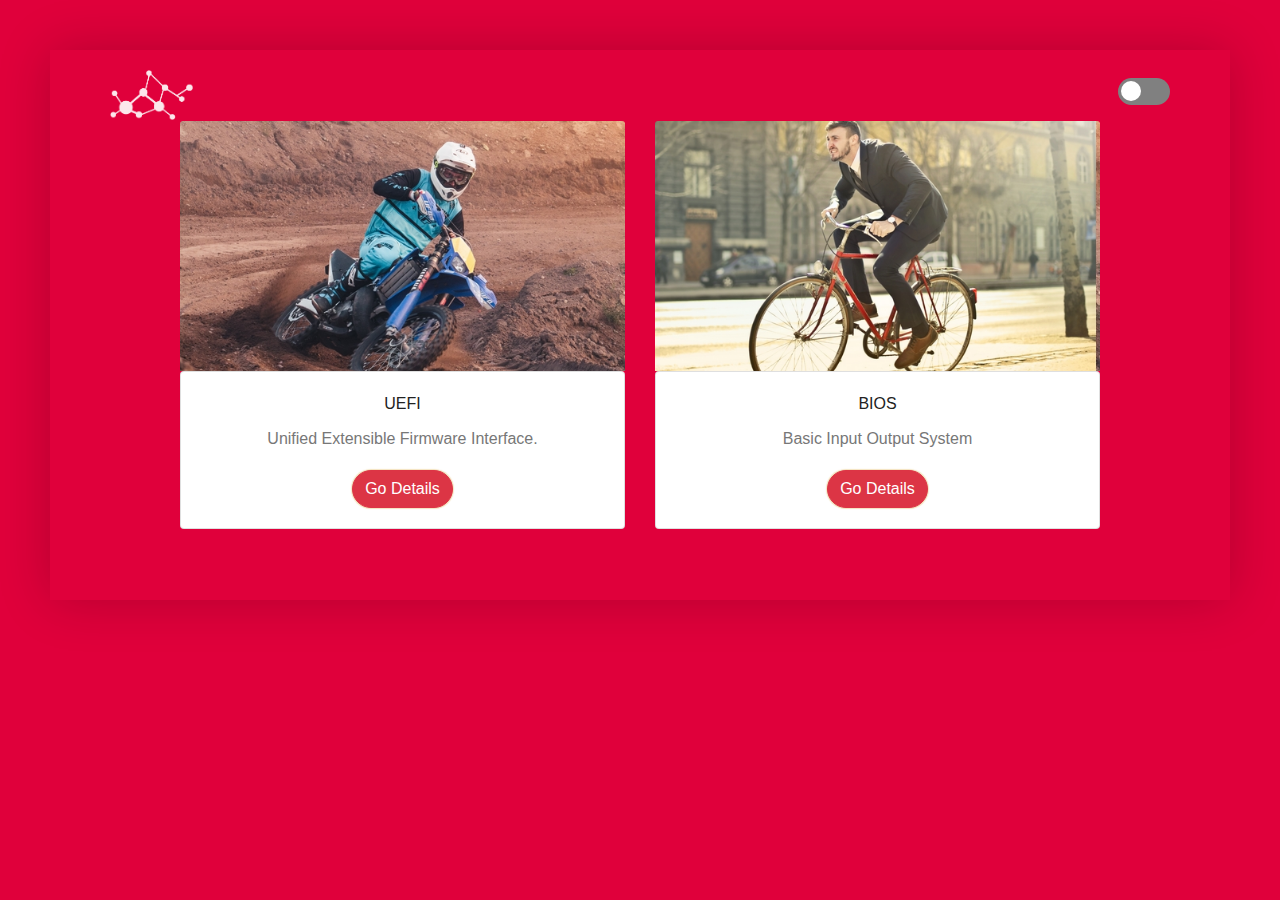
<file: index.html>
<!DOCTYPE html>
<html "data-theme="dark">
<head>
   <meta http-equiv="content-type" content="text/html; charset=UTF-8">
   <title>UEFI VS BIOS</title>
   <meta name="keywords" content="BIOS,GPT,MBR,M CORP TN,tunisia,m-corp,akram,resaux,system,exploitation,3eme,info,informatique,formatage,UEFI,cartes,mentale,xmind,windows,linux,bac,2020,">
   <meta name="description" content="Project 2 of M-CORP TN By KiraiEEE.">
   <link rel="icon" type="image/png" sizes="32x32" href="ICON/favicon-32x32.png">
   <link rel="icon" type="image/png" sizes="96x96" href="ICON/favicon-96x96.png">
   <link rel="icon" type="image/png" sizes="16x16" href="ICON/favicon-16x16.png">
   <link rel="stylesheet" href="Files/bootstrap.min.css">
   <link rel="stylesheet" href="Files/main.css">
   <link rel="stylesheet" href="Files/dark.css">
</head>
<body class="dup-body">
   <div class="dup-body-wrap">
   <header class="default-header">
      <div class="header-wrap">
         <div class="header-top d-flex justify-content-between align-items-center">
            <div class="logo">
               <a href="index.html"><img height="50px" src="IMG/LOGO.png" alt=""></a>
            </div>
            <div class="toggle-container">
               <input type="checkbox" id="switch" name="theme" /><label for="switch">Toggle</label>
           </div>
         </div>
      </div>
   </header>
   <section class="generic-banner element-banner relative">
      <div class="container">
         <div class="row height align-items-center justify-content-center">
            <div class="col-lg-10">
               <div class="banner-content text-center">
                  <div class="row">
                     <div class="col-sm-6">
                        <a href="UEFI.html">
                           <div class="card1">
                              <img src="IMG/UEFI.jpg" class="card-img-top" alt="...">
                              <div class="card">
                                 <div class="card-body">
                                    <h5 class="card-title">UEFI</h5>
                                    <p class="card-text">Unified Extensible Firmware Interface.</p><br>
                        <a href="UEFI.html" class="btn btn-danger">Go Details</a>
                        </div>
                        </a>
                        </div>
                        </div>
                     </div>
                     <div class="col-sm-6">
                        <a href="BIOS.html">
                           <div class="card2">
                              <img src="IMG//BIOS.jpg" class="card-img-top" alt="...">
                              <div class="card">
                                 <div class="card-body">
                                    <h5 class="card-title">BIOS</h5>
                                    <p class="card-text">Basic Input Output System</p><br>
                        <a href="BIOS.html" class="btn btn-danger">Go Details</a>
                        </div>
                        </div>
                        </a>
                        </div>
                     </div>
                  </div>
               </div>
            </div>
         </div>
      </div>
   </section>
   <script src="Files/main.js"></script>
</body>
</html>
</file>
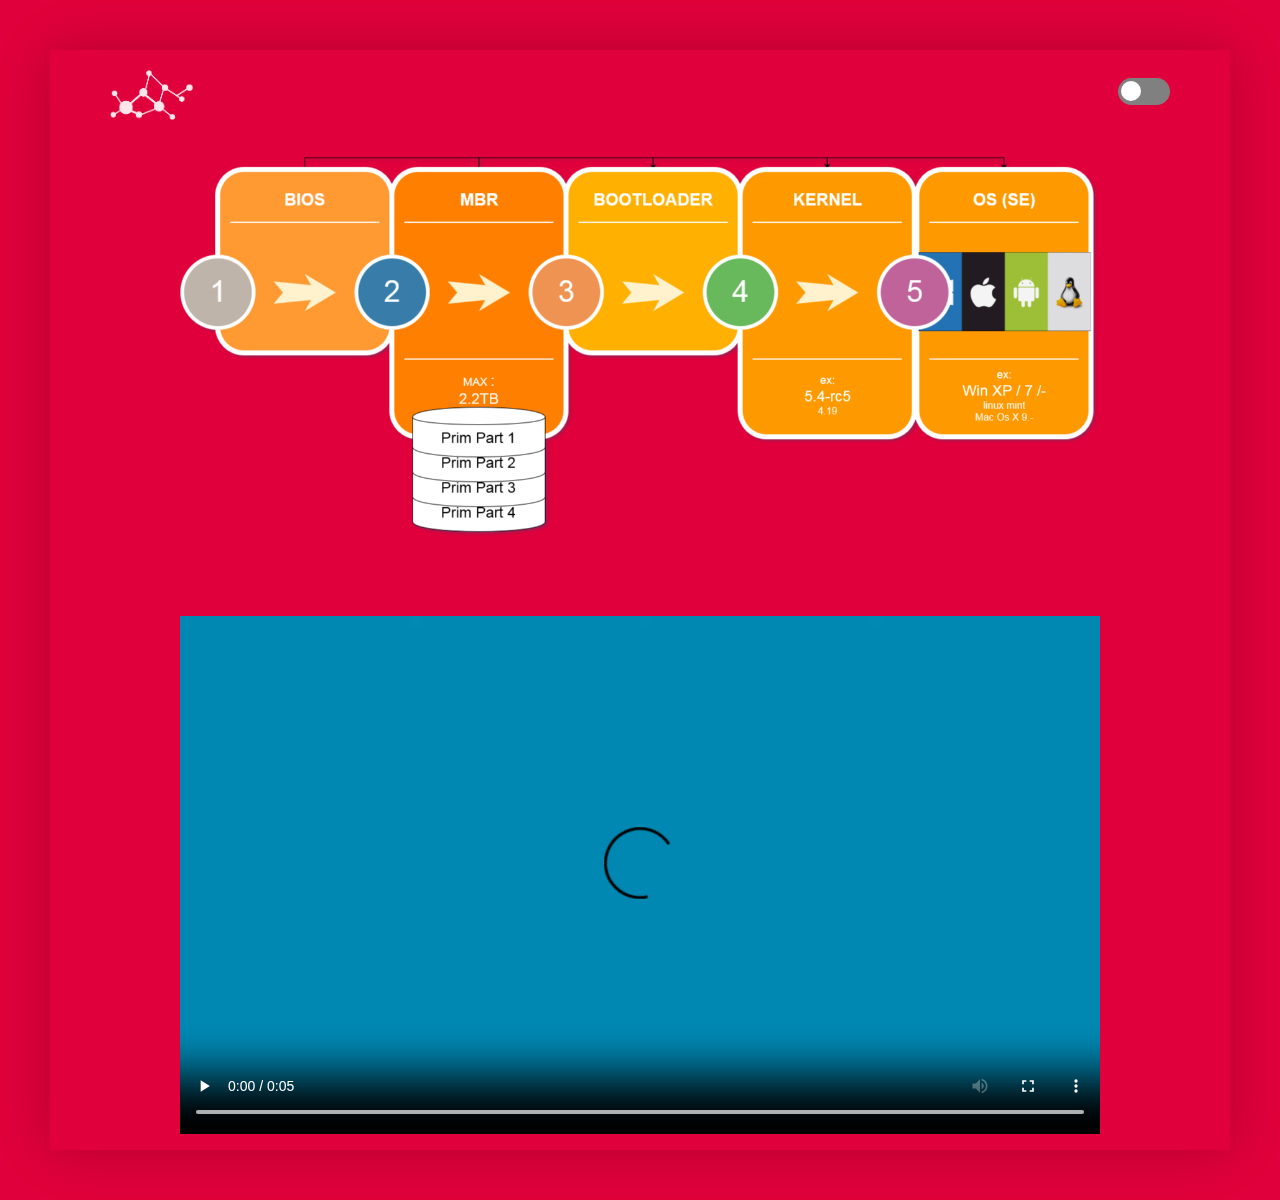
<file: BIOS.html>
<!DOCTYPE html>
<html "data-theme="dark">
<head>
   <meta http-equiv="content-type" content="text/html; charset=UTF-8">
   <title>BIOS</title>
   <meta name="keywords" content="BIOS,GPT,MBR,M CORP TN,tunisia,m-corp,akram,resaux,system,exploitation,3eme,info,informatique,formatage,UEFI,cartes,mentale,xmind,windows,linux,bac,2020,">
   <meta name="description" content="Project 2 of M-CORP TN By KiraiEEE.">
   <link rel="icon" type="image/png" sizes="32x32" href="ICON/favicon-32x32.png">
   <link rel="icon" type="image/png" sizes="96x96" href="ICON/favicon-96x96.png">
   <link rel="icon" type="image/png" sizes="16x16" href="ICON/favicon-16x16.png">
   <link rel="stylesheet" href="Files/bootstrap.min.css">
   <link rel="stylesheet" href="Files/main.css">
   <link rel="stylesheet" href="Files/dark.css">
</head>
<body class="dup-body">
   <div class="dup-body-wrap">
   <header class="default-header">
      <div class="header-wrap">
         <div class="header-top d-flex justify-content-between align-items-center">
            <div class="logo">
               <a href="index.html"><img height="50px" src="IMG/LOGO.png" alt=""></a>
            </div>
            <div class="toggle-container">
               <input type="checkbox" id="switch" name="theme" /><label for="switch">Toggle</label>
           </div>
         </div>
      </div>
   </header>
   <section class="generic-banner element-banner relative">
      <div class="container">
         <div class="row height align-items-center justify-content-center">
            <div class="col-lg-10">
               <div class="banner-content text-center">
                  <br><br>
                  <img src="IMG/BIOS.png" class="img-fluid" alt="Responsive image">
               </div>
            </div>
         </div>
      </div>
   </section>
   <section class="generic-banner element-banner relative">
      <div class="container">
         <div class="row height align-items-center justify-content-center">
            <div class="col-lg-10">
               <div class="banner-content text-center">
                  <div class="embed-responsive embed-responsive-16by9">
                     <video width="560" height="315" src="VID/BIOS.mp4" preload="auto" autoplay loop controls></video>
                  </div>
               </div>
            </div>
         </div>
      </div>
   </section>
   <script src="Files/main.js"></script> 
</body>
</html>
</file>
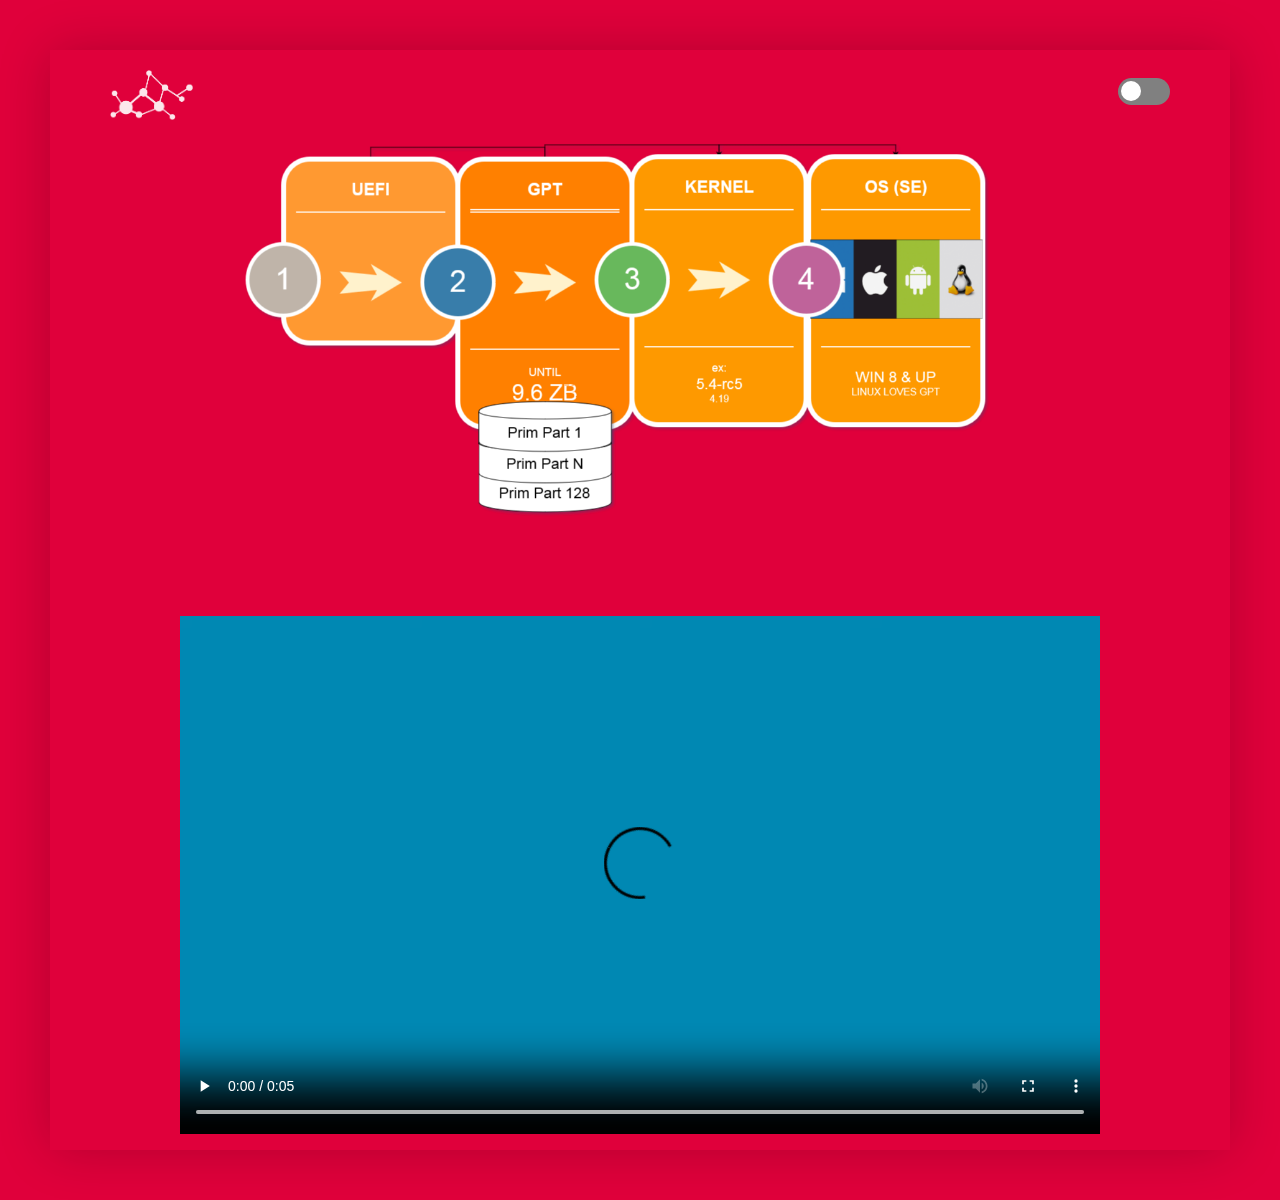
<file: UEFI.html>
<!DOCTYPE html>
<html "data-theme="dark">
<head>
   <meta http-equiv="content-type" content="text/html; charset=UTF-8">
   <title>UEFI</title>
   <meta name="keywords" content="BIOS,GPT,MBR,M CORP TN,tunisia,m-corp,akram,resaux,system,exploitation,3eme,info,informatique,formatage,UEFI,cartes,mentale,xmind,windows,linux,bac,2020,">
   <meta name="description" content="Project 2 of M-CORP TN By KiraiEEE.">
   <link rel="icon" type="image/png" sizes="32x32" href="ICON/favicon-32x32.png">
   <link rel="icon" type="image/png" sizes="96x96" href="ICON/favicon-96x96.png">
   <link rel="icon" type="image/png" sizes="16x16" href="ICON/favicon-16x16.png">
   <link rel="stylesheet" href="Files/bootstrap.min.css">
   <link rel="stylesheet" href="Files/main.css">
   <link rel="stylesheet" href="Files/dark.css">
</head>
<body class="dup-body">
   <div class="dup-body-wrap">
   <header class="default-header">
      <div class="header-wrap">
         <div class="header-top d-flex justify-content-between align-items-center">
            <div class="logo">
               <a href="index.html"><img height="50px" src="IMG/LOGO.png" alt=""></a>
            </div>
            <div class="toggle-container">
               <input type="checkbox" id="switch" name="theme" /><label for="switch">Toggle</label>
           </div>
         </div>
      </div>
   </header>
   <section class="generic-banner element-banner relative">
      <div class="container">
         <div class="row height align-items-center justify-content-center">
            <div class="col-lg-10">
               <div class="banner-content text-center">
                  <br>
                  <img src="IMG/UEFI.png" class="img-fluid" alt="image">
               </div>
            </div>
         </div>
      </div>
   </section>
   <section class="generic-banner element-banner relative">
      <div class="container">
         <div class="row height align-items-center justify-content-center">
            <div class="col-lg-10">
               <div class="banner-content text-center">
                  <div class="embed-responsive embed-responsive-16by9">
                     <video width="560" height="315" src="VID/UEFI.mp4" preload="auto" autoplay loop controls></video>
                  </div>
               </div>
            </div>
         </div>
      </div>
   </section>
   <script src="Files/main.js"></script>
</body>
</html>
</file>
<file: Files/main.css>
::-moz-selection {
  background-color: #e0003b;
  color: #fff;
}

.logo{
  opacity: 0.9;
  transition: transform .2s; 
}

.logo:hover{
  opacity: 1;
  transform: scale(1.1);
}




.btn{
  transition: transform .3s; 
  box-shadow:  0px 0px 1px 1px rgba(219, 165, 50, 0.322);
  border-radius: 50px ;
}

.btn:hover{
  transform: scale(1.1);
  box-shadow:  0px 0px 1px 1px #DBA632;

}

.card1{
  transition: transform .2s; /* lel uefi */
}

.card1:hover{
  transform: scale(1.07);
}

.card2{
  transition: transform .2s; /* lel biossssss */
}

.card2:hover{
  transform: scale(1.07);
}


::selection {
  background-color: #e0003b;
  color: #fff;
}

::-webkit-input-placeholder {
  /* WebKit, Blink, Edge */
  color: #777777;
  font-weight: 300;
}

:-moz-placeholder {
  /* Mozilla Firefox 4 to 18 */
  color: #777777;
  opacity: 1;
  font-weight: 300;
}

::-moz-placeholder {
  /* Mozilla Firefox 19+ */
  color: #777777;
  opacity: 1;
  font-weight: 300;
}

:-ms-input-placeholder {
  /* Internet Explorer 10-11 */
  color: #777777;
  font-weight: 300;
}

::-ms-input-placeholder {
  /* Microsoft Edge */
  color: #777777;
  font-weight: 300;
}

body {
  color: #777777;
  font-family: "Poppins", sans-serif;
  font-size: 14px;
  font-weight: 300;
  line-height: 1.5em;
  position: relative;
}

ol, ul {
  margin: 0;
  padding: 0;
  list-style: none;
}

select {
  display: block;
}

figure {
  margin: 0;
}

a {
  -webkit-transition: all 0.3s ease 0s;
  -moz-transition: all 0.3s ease 0s;
  -o-transition: all 0.3s ease 0s;
  transition: all 0.3s ease 0s;
}

iframe {
  border: 0;
}

a, a:focus, a:hover {
  text-decoration: none;
  outline: 0;
  color: #777777;
}

.btn.active.focus,
.btn.active:focus,
.btn.focus,
.btn.focus:active,
.btn:active:focus,
.btn:focus {
  text-decoration: none;
  outline: 0;
}

.card-panel {
  margin: 0;
  padding: 60px;
}

/**
 *  Typography
 *
 **/
.btn i, .btn-large i, .btn-floating i, .btn-large i, .btn-flat i {
  font-size: 1em;
  line-height: inherit;
}

.gray-bg {
  background: #f9f9ff;
}

h1, h2, h3,
h4, h5, h6 {
  font-family: "Poppins", sans-serif;
  color: #222222;
  line-height: 1.5em;
  margin-bottom: 0;
  margin-top: 0;
  font-weight: 500;
}

.h1, .h2, .h3,
.h4, .h5, .h6 {
  margin-bottom: 0;
  margin-top: 0;
  font-family: "Poppins", sans-serif;
  font-weight: 600;
  color: #222222;
}

h1, .h1 {
  font-size: 36px;
}

h2, .h2 {
  font-size: 30px;
}

h3, .h3 {
  font-size: 24px;
}

h4, .h4 {
  font-size: 18px;
}

h5, .h5 {
  font-size: 16px;
}

h6, .h6 {
  font-size: 14px;
  color: #222222;
}

td, th {
  border-radius: 0px;
}

/**
 * For modern browsers
 * 1. The space content is one way to avoid an Opera bug when the
 *    contenteditable attribute is included anywhere else in the document.
 *    Otherwise it causes space to appear at the top and bottom of elements
 *    that are clearfixed.
 * 2. The use of `table` rather than `block` is only necessary if using
 *    `:before` to contain the top-margins of child elements.
 */
.clear::before, .clear::after {
  content: " ";
  display: table;
}

.clear::after {
  clear: both;
}

.fz-11 {
  font-size: 11px;
}

.fz-12 {
  font-size: 12px;
}

.fz-13 {
  font-size: 13px;
}

.fz-14 {
  font-size: 14px;
}

.fz-15 {
  font-size: 15px;
}

.fz-16 {
  font-size: 16px;
}

.fz-18 {
  font-size: 18px;
}

.fz-30 {
  font-size: 30px;
}

.fz-48 {
  font-size: 48px !important;
}

.fw100 {
  font-weight: 100;
}

.fw300 {
  font-weight: 300;
}

.fw400 {
  font-weight: 400 !important;
}

.fw500 {
  font-weight: 500;
}

.f700 {
  font-weight: 700;
}

.fsi {
  font-style: italic;
}

.mt-10 {
  margin-top: 10px;
}

.mt-15 {
  margin-top: 15px;
}

.mt-20 {
  margin-top: 20px;
}

.mt-25 {
  margin-top: 25px;
}

.mt-30 {
  margin-top: 30px;
}

.mt-35 {
  margin-top: 35px;
}

.mt-40 {
  margin-top: 40px;
}

.mt-50 {
  margin-top: 50px;
}

.mt-60 {
  margin-top: 60px;
}

.mt-70 {
  margin-top: 70px;
}

.mt-80 {
  margin-top: 80px;
}

.mt-100 {
  margin-top: 100px;
}

.mt-120 {
  margin-top: 120px;
}

.mt-150 {
  margin-top: 150px;
}

.ml-0 {
  margin-left: 0 !important;
}

.ml-5 {
  margin-left: 5px !important;
}

.ml-10 {
  margin-left: 10px;
}

.ml-15 {
  margin-left: 15px;
}

.ml-20 {
  margin-left: 20px;
}

.ml-30 {
  margin-left: 30px;
}

.ml-50 {
  margin-left: 50px;
}

.mr-0 {
  margin-right: 0 !important;
}

.mr-5 {
  margin-right: 5px !important;
}

.mr-15 {
  margin-right: 15px;
}

.mr-10 {
  margin-right: 10px;
}

.mr-20 {
  margin-right: 20px;
}

.mr-30 {
  margin-right: 30px;
}

.mr-50 {
  margin-right: 50px;
}

.mb-0 {
  margin-bottom: 0px;
}

.mb-0-i {
  margin-bottom: 0px !important;
}

.mb-5 {
  margin-bottom: 5px;
}

.mb-10 {
  margin-bottom: 10px;
}

.mb-15 {
  margin-bottom: 15px;
}

.mb-20 {
  margin-bottom: 20px;
}

.mb-25 {
  margin-bottom: 25px;
}

.mb-30 {
  margin-bottom: 30px;
}

.mb-40 {
  margin-bottom: 40px;
}

.mb-50 {
  margin-bottom: 50px;
}

.mb-60 {
  margin-bottom: 60px;
}

.mb-70 {
  margin-bottom: 70px;
}

.mb-80 {
  margin-bottom: 80px;
}

.mb-90 {
  margin-bottom: 90px;
}

.mb-100 {
  margin-bottom: 100px;
}

.pt-0 {
  padding-top: 0px;
}

.pt-10 {
  padding-top: 10px;
}

.pt-15 {
  padding-top: 15px;
}

.pt-20 {
  padding-top: 20px;
}

.pt-25 {
  padding-top: 25px;
}

.pt-30 {
  padding-top: 30px;
}

.pt-40 {
  padding-top: 40px;
}

.pt-50 {
  padding-top: 50px;
}

.pt-60 {
  padding-top: 60px;
}

.pt-70 {
  padding-top: 70px;
}

.pt-80 {
  padding-top: 80px;
}

.pt-90 {
  padding-top: 90px;
}

.pt-100 {
  padding-top: 100px;
}

.pt-150 {
  padding-top: 150px;
}

.pb-0 {
  padding-bottom: 0px;
}

.pb-10 {
  padding-bottom: 10px;
}

.pb-15 {
  padding-bottom: 15px;
}

.pb-20 {
  padding-bottom: 20px;
}

.pb-25 {
  padding-bottom: 25px;
}

.pb-30 {
  padding-bottom: 30px;
}

.pb-40 {
  padding-bottom: 40px;
}

.pb-50 {
  padding-bottom: 50px;
}

.pb-60 {
  padding-bottom: 60px;
}

.pb-70 {
  padding-bottom: 70px;
}

.pb-80 {
  padding-bottom: 80px;
}

.pb-90 {
  padding-bottom: 90px;
}

.pb-100 {
  padding-bottom: 100px;
}

.pb-150 {
  padding-bottom: 150px;
}

.pr-30 {
  padding-right: 30px;
}

.pl-30 {
  padding-left: 30px;
}

.p-40 {
  padding: 40px;
}

.float-left {
  float: left;
}

.float-right {
  float: right;
}

.text-italic {
  font-style: italic;
}

.text-white {
  color: #fff;
}

.transition {
  -webkit-transition: all 0.3s ease 0s;
  -moz-transition: all 0.3s ease 0s;
  -o-transition: all 0.3s ease 0s;
  transition: all 0.3s ease 0s;
}

.section-full {
  padding: 100px 0;
}

.section-half {
  padding: 75px 0;
}

.flex {
  display: -webkit-box;
  display: -webkit-flex;
  display: -moz-flex;
  display: -ms-flexbox;
  display: flex;
}

.inline-flex {
  display: -webkit-inline-box;
  display: -webkit-inline-flex;
  display: -moz-inline-flex;
  display: -ms-inline-flexbox;
  display: inline-flex;
}

.flex-grow {
  -webkit-box-flex: 1;
  -webkit-flex-grow: 1;
  -moz-flex-grow: 1;
  -ms-flex-positive: 1;
  flex-grow: 1;
}

.flex-wrap {
  -webkit-flex-wrap: wrap;
  -moz-flex-wrap: wrap;
  -ms-flex-wrap: wrap;
  flex-wrap: wrap;
}

.flex-left {
  -webkit-box-pack: start;
  -ms-flex-pack: start;
  -webkit-justify-content: flex-start;
  -moz-justify-content: flex-start;
  justify-content: flex-start;
}

.flex-middle {
  -webkit-box-align: center;
  -ms-flex-align: center;
  -webkit-align-items: center;
  -moz-align-items: center;
  align-items: center;
}

.flex-right {
  -webkit-box-pack: end;
  -ms-flex-pack: end;
  -webkit-justify-content: flex-end;
  -moz-justify-content: flex-end;
  justify-content: flex-end;
}

.flex-top {
  -webkit-align-self: flex-start;
  -moz-align-self: flex-start;
  -ms-flex-item-align: start;
  align-self: flex-start;
}

.flex-center {
  -webkit-box-pack: center;
  -ms-flex-pack: center;
  -webkit-justify-content: center;
  -moz-justify-content: center;
  justify-content: center;
}

.flex-bottom {
  -webkit-align-self: flex-end;
  -moz-align-self: flex-end;
  -ms-flex-item-align: end;
  align-self: flex-end;
}

.space-between {
  -webkit-box-pack: justify;
  -ms-flex-pack: justify;
  -webkit-justify-content: space-between;
  -moz-justify-content: space-between;
  justify-content: space-between;
}

.space-around {
  -ms-flex-pack: distribute;
  -webkit-justify-content: space-around;
  -moz-justify-content: space-around;
  justify-content: space-around;
}

.flex-column {
  -webkit-box-direction: normal;
  -webkit-box-orient: vertical;
  -webkit-flex-direction: column;
  -moz-flex-direction: column;
  -ms-flex-direction: column;
  flex-direction: column;
}

.flex-cell {
  display: -webkit-box;
  display: -webkit-flex;
  display: -moz-flex;
  display: -ms-flexbox;
  display: flex;
  -webkit-box-flex: 1;
  -webkit-flex-grow: 1;
  -moz-flex-grow: 1;
  -ms-flex-positive: 1;
  flex-grow: 1;
}

.display-table {
  display: table;
}

.light {
  color: #fff;
}

.dark {
  color: #000;
}

.relative {
  position: relative;
}

.overflow-hidden {
  overflow: hidden;
}

.overlay {
  position: absolute;
  left: 0;
  right: 0;
  top: 0;
  bottom: 0;
}

.container.fullwidth {
  width: 100%;
}

.container.no-padding {
  padding-left: 0;
  padding-right: 0;
}

.no-padding {
  padding: 0;
}

.section-bg {
  background: #f9fafc;
}

@media (max-width: 767px) {
  .no-flex-xs {
    display: block !important;
  }
}

.row.no-margin {
  margin-left: 0;
  margin-right: 0;
}

.sample-text-area {
  background: #fff;
  padding: 100px 0 70px 0;
}

.text-heading {
  margin-bottom: 30px;
  font-size: 24px;
}

b, i, sup, sub, u, del {
  color: #df003a;
}

h1 {
  font-size: 36px;
}

h2 {
  font-size: 30px;
}

h3 {
  font-size: 24px;
}

h4 {
  font-size: 18px;
}

h5 {
  font-size: 16px;
}

h6 {
  font-size: 14px;
}

h1, h2, h3, h4, h5, h6 {
  line-height: 1.5em;
}

.typography h1, .typography h2, .typography h3, .typography h4, .typography h5, .typography h6 {
  color: #777777;
}

.button-area {
  background: #fff;
}

.button-area .border-top-generic {
  padding: 70px 15px;
  border-top: 1px dotted #eee;
}

.button-group-area .genric-btn {
  margin-right: 10px;
  margin-top: 10px;
}

.button-group-area .genric-btn:last-child {
  margin-right: 0;
}

.genric-btn {
  display: inline-block;
  outline: none;
  line-height: 40px;
  padding: 0 30px;
  font-size: 1em;
  text-align: center;
  text-decoration: none;
  font-weight: 500;
  cursor: pointer;
  -webkit-transition: all 0.3s ease 0s;
  -moz-transition: all 0.3s ease 0s;
  -o-transition: all 0.3s ease 0s;
  transition: all 0.3s ease 0s;
}

.genric-btn:focus {
  outline: none;
}

.genric-btn.e-large {
  padding: 0 40px;
  line-height: 50px;
}

.genric-btn.large {
  line-height: 45px;
}

.genric-btn.medium {
  line-height: 30px;
}

.genric-btn.small {
  line-height: 25px;
}

.genric-btn.radius {
  border-radius: 3px;
}

.genric-btn.circle {
  border-radius: 20px;
}

.genric-btn.arrow {
  display: -webkit-inline-box;
  display: -ms-inline-flexbox;
  display: inline-flex;
  -webkit-box-align: center;
  -ms-flex-align: center;
  align-items: center;
}

.genric-btn.arrow span {
  margin-left: 10px;
}

.genric-btn.default {
  color: #222222;
  background: #f9f9ff;
  border: 1px solid transparent;
}

.genric-btn.default:hover {
  border: 1px solid #f9f9ff;
  background: #fff;
}

.genric-btn.default-border {
  border: 1px solid #f9f9ff;
  background: #fff;
}

.genric-btn.default-border:hover {
  color: #222222;
  background: #f9f9ff;
  border: 1px solid transparent;
}

.genric-btn.primary {
  color: #fff;
  background: #df003a;
  border: 1px solid transparent;
}

.genric-btn.primary:hover {
  color: #df003a;
  border: 1px solid #df003a;
  background: #fff;
}

.genric-btn.primary-border {
  color: #df003a;
  border: 1px solid #df003a;
  background: #fff;
}

.genric-btn.primary-border:hover {
  color: #fff;
  background: #df003a;
  border: 1px solid transparent;
}

.genric-btn.success {
  color: #fff;
  background: #73d61c;
  border: 1px solid transparent;
}

.genric-btn.success:hover {
  color: #73d61c;
  border: 1px solid #73d61c;
  background: #fff;
}

.genric-btn.success-border {
  color: #73d61c;
  border: 1px solid #73d61c;
  background: #fff;
}

.genric-btn.success-border:hover {
  color: #fff;
  background: #73d61c;
  border: 1px solid transparent;
}

.genric-btn.info {
  color: #fff;
  background: #38a4ff;
  border: 1px solid transparent;
}

.genric-btn.info:hover {
  color: #38a4ff;
  border: 1px solid #38a4ff;
  background: #fff;
}

.genric-btn.info-border {
  color: #38a4ff;
  border: 1px solid #38a4ff;
  background: #fff;
}

.genric-btn.info-border:hover {
  color: #fff;
  background: #38a4ff;
  border: 1px solid transparent;
}

.genric-btn.warning {
  color: #fff;
  background: #f4e700;
  border: 1px solid transparent;
}

.genric-btn.warning:hover {
  color: #f4e700;
  border: 1px solid #f4e700;
  background: #fff;
}

.genric-btn.warning-border {
  color: #f4e700;
  border: 1px solid #f4e700;
  background: #fff;
}

.genric-btn.warning-border:hover {
  color: #fff;
  background: #f4e700;
  border: 1px solid transparent;
}

.genric-btn.danger {
  color: #fff;
  background: #f44a40;
  border: 1px solid transparent;
}

.genric-btn.danger:hover {
  color: #f44a40;
  border: 1px solid #f44a40;
  background: #fff;
}

.genric-btn.danger-border {
  color: #f44a40;
  border: 1px solid #f44a40;
  background: #fff;
}

.genric-btn.danger-border:hover {
  color: #fff;
  background: #f44a40;
  border: 1px solid transparent;
}

.genric-btn.link {
  color: #222222;
  background: #f9f9ff;
  text-decoration: underline;
  border: 1px solid transparent;
}

.genric-btn.link:hover {
  color: #222222;
  border: 1px solid #f9f9ff;
  background: #fff;
}

.genric-btn.link-border {
  color: #222222;
  border: 1px solid #f9f9ff;
  background: #fff;
  text-decoration: underline;
}

.genric-btn.link-border:hover {
  color: #222222;
  background: #f9f9ff;
  border: 1px solid transparent;
}

.genric-btn.disable {
  color: #222222, 0.3;
  background: #f9f9ff;
  border: 1px solid transparent;
  cursor: not-allowed;
}

.generic-blockquote {
  padding: 30px 50px 30px 30px;
  background: #f9f9ff;
  border-left: 2px solid #df003a;
}

@media (max-width: 767px) {
  .progress-table-wrap {
    overflow-x: scroll;
  }
}

.progress-table {
  background: #f9f9ff;
  padding: 15px 0px 30px 0px;
  min-width: 800px;
}

.progress-table .serial {
  width: 11.83%;
  padding-left: 30px;
}

.progress-table .country {
  width: 28.07%;
}

.progress-table .visit {
  width: 19.74%;
}

.progress-table .percentage {
  width: 40.36%;
  padding-right: 50px;
}

.progress-table .table-head {
  display: flex;
}

.progress-table .table-head .serial, .progress-table .table-head .country, .progress-table .table-head .visit, .progress-table .table-head .percentage {
  color: #222222;
  line-height: 40px;
  text-transform: uppercase;
  font-weight: 500;
}

.progress-table .table-row {
  padding: 15px 0;
  border-top: 1px solid #edf3fd;
  display: flex;
}

.progress-table .table-row .serial, .progress-table .table-row .country, .progress-table .table-row .visit, .progress-table .table-row .percentage {
  display: flex;
  align-items: center;
}

.progress-table .table-row .country img {
  margin-right: 15px;
}

.progress-table .table-row .percentage .progress {
  width: 80%;
  border-radius: 0px;
  background: transparent;
}

.progress-table .table-row .percentage .progress .progress-bar {
  height: 5px;
  line-height: 5px;
}

.progress-table .table-row .percentage .progress .progress-bar.color-1 {
  background-color: #6382e6;
}

.progress-table .table-row .percentage .progress .progress-bar.color-2 {
  background-color: #e66686;
}

.progress-table .table-row .percentage .progress .progress-bar.color-3 {
  background-color: #f09359;
}

.progress-table .table-row .percentage .progress .progress-bar.color-4 {
  background-color: #73fbaf;
}

.progress-table .table-row .percentage .progress .progress-bar.color-5 {
  background-color: #73fbaf;
}

.progress-table .table-row .percentage .progress .progress-bar.color-6 {
  background-color: #6382e6;
}

.progress-table .table-row .percentage .progress .progress-bar.color-7 {
  background-color: #a367e7;
}

.progress-table .table-row .percentage .progress .progress-bar.color-8 {
  background-color: #e66686;
}

.single-gallery-image {
  margin-top: 30px;
  background-repeat: no-repeat !important;
  background-position: center center !important;
  background-size: cover !important;
  height: 200px;
}

.list-style {
  width: 14px;
  height: 14px;
}

.unordered-list li {
  position: relative;
  padding-left: 30px;
  line-height: 1.82em !important;
}

.unordered-list li:before {
  content: "";
  position: absolute;
  width: 14px;
  height: 14px;
  border: 3px solid #df003a;
  background: #fff;
  top: 4px;
  left: 0;
  border-radius: 50%;
}

.ordered-list {
  margin-left: 30px;
}

.ordered-list li {
  list-style-type: decimal-leading-zero;
  color: #df003a;
  font-weight: 500;
  line-height: 1.82em !important;
}

.ordered-list li span {
  font-weight: 300;
  color: #777777;
}

.ordered-list-alpha li {
  margin-left: 30px;
  list-style-type: lower-alpha;
  color: #df003a;
  font-weight: 500;
  line-height: 1.82em !important;
}

.ordered-list-alpha li span {
  font-weight: 300;
  color: #777777;
}

.ordered-list-roman li {
  margin-left: 30px;
  list-style-type: lower-roman;
  color: #df003a;
  font-weight: 500;
  line-height: 1.82em !important;
}

.ordered-list-roman li span {
  font-weight: 300;
  color: #777777;
}

.single-input {
  display: block;
  width: 100%;
  line-height: 40px;
  border: none;
  outline: none;
  background: #f9f9ff;
  padding: 0 20px;
}

.single-input:focus {
  outline: none;
}

.input-group-icon {
  position: relative;
}

.input-group-icon .icon {
  position: absolute;
  left: 20px;
  top: 0;
  line-height: 40px;
  z-index: 3;
}

.input-group-icon .icon i {
  color: #797979;
}

.input-group-icon .single-input {
  padding-left: 45px;
}

.single-textarea {
  display: block;
  width: 100%;
  line-height: 40px;
  border: none;
  outline: none;
  background: #f9f9ff;
  padding: 0 20px;
  height: 100px;
  resize: none;
}

.single-textarea:focus {
  outline: none;
}

.single-input-primary {
  display: block;
  width: 100%;
  line-height: 40px;
  border: 1px solid transparent;
  outline: none;
  background: #f9f9ff;
  padding: 0 20px;
}

.single-input-primary:focus {
  outline: none;
  border: 1px solid #df003a;
}

.single-input-accent {
  display: block;
  width: 100%;
  line-height: 40px;
  border: 1px solid transparent;
  outline: none;
  background: #f9f9ff;
  padding: 0 20px;
}

.single-input-accent:focus {
  outline: none;
  border: 1px solid #eb6b55;
}

.single-input-secondary {
  display: block;
  width: 100%;
  line-height: 40px;
  border: 1px solid transparent;
  outline: none;
  background: #f9f9ff;
  padding: 0 20px;
}

.single-input-secondary:focus {
  outline: none;
  border: 1px solid #f09359;
}

.default-switch {
  width: 35px;
  height: 17px;
  border-radius: 8.5px;
  background: #f9f9ff;
  position: relative;
  cursor: pointer;
}

.default-switch input {
  position: absolute;
  left: 0;
  top: 0;
  right: 0;
  bottom: 0;
  width: 100%;
  height: 100%;
  opacity: 0;
  cursor: pointer;
}

.default-switch input + label {
  position: absolute;
  top: 1px;
  left: 1px;
  width: 15px;
  height: 15px;
  border-radius: 50%;
  background: #df003a;
  -webkit-transition: all 0.2s;
  -moz-transition: all 0.2s;
  -o-transition: all 0.2s;
  transition: all 0.2s;
  box-shadow: 0px 4px 5px 0px rgba(0, 0, 0, 0.2);
  cursor: pointer;
}

.default-switch input:checked + label {
  left: 19px;
}

.primary-switch {
  width: 35px;
  height: 17px;
  border-radius: 8.5px;
  background: #f9f9ff;
  position: relative;
  cursor: pointer;
}

.primary-switch input {
  position: absolute;
  left: 0;
  top: 0;
  right: 0;
  bottom: 0;
  width: 100%;
  height: 100%;
  opacity: 0;
}

.primary-switch input + label {
  position: absolute;
  left: 0;
  top: 0;
  right: 0;
  bottom: 0;
  width: 100%;
  height: 100%;
}

.primary-switch input + label:before {
  content: "";
  position: absolute;
  left: 0;
  top: 0;
  right: 0;
  bottom: 0;
  width: 100%;
  height: 100%;
  background: transparent;
  border-radius: 8.5px;
  cursor: pointer;
  -webkit-transition: all 0.2s;
  -moz-transition: all 0.2s;
  -o-transition: all 0.2s;
  transition: all 0.2s;
}

.primary-switch input + label:after {
  content: "";
  position: absolute;
  top: 1px;
  left: 1px;
  width: 15px;
  height: 15px;
  border-radius: 50%;
  background: #fff;
  -webkit-transition: all 0.2s;
  -moz-transition: all 0.2s;
  -o-transition: all 0.2s;
  transition: all 0.2s;
  box-shadow: 0px 4px 5px 0px rgba(0, 0, 0, 0.2);
  cursor: pointer;
}

.primary-switch input:checked + label:after {
  left: 19px;
}

.primary-switch input:checked + label:before {
  background: #df003a;
}

.confirm-switch {
  width: 35px;
  height: 17px;
  border-radius: 8.5px;
  background: #f9f9ff;
  position: relative;
  cursor: pointer;
}

.confirm-switch input {
  position: absolute;
  left: 0;
  top: 0;
  right: 0;
  bottom: 0;
  width: 100%;
  height: 100%;
  opacity: 0;
}

.confirm-switch input + label {
  position: absolute;
  left: 0;
  top: 0;
  right: 0;
  bottom: 0;
  width: 100%;
  height: 100%;
}

.confirm-switch input + label:before {
  content: "";
  position: absolute;
  left: 0;
  top: 0;
  right: 0;
  bottom: 0;
  width: 100%;
  height: 100%;
  background: transparent;
  border-radius: 8.5px;
  -webkit-transition: all 0.2s;
  -moz-transition: all 0.2s;
  -o-transition: all 0.2s;
  transition: all 0.2s;
  cursor: pointer;
}

.confirm-switch input + label:after {
  content: "";
  position: absolute;
  top: 1px;
  left: 1px;
  width: 15px;
  height: 15px;
  border-radius: 50%;
  background: #fff;
  -webkit-transition: all 0.2s;
  -moz-transition: all 0.2s;
  -o-transition: all 0.2s;
  transition: all 0.2s;
  box-shadow: 0px 4px 5px 0px rgba(0, 0, 0, 0.2);
  cursor: pointer;
}

.confirm-switch input:checked + label:after {
  left: 19px;
}

.confirm-switch input:checked + label:before {
  background: #73d61c;
}

.primary-checkbox {
  width: 16px;
  height: 16px;
  border-radius: 3px;
  background: #f9f9ff;
  position: relative;
  cursor: pointer;
}

.primary-checkbox input {
  position: absolute;
  left: 0;
  top: 0;
  right: 0;
  bottom: 0;
  width: 100%;
  height: 100%;
  opacity: 0;
}

.primary-checkbox input + label {
  position: absolute;
  left: 0;
  top: 0;
  right: 0;
  bottom: 0;
  width: 100%;
  height: 100%;
  border-radius: 3px;
  cursor: pointer;
  border: 1px solid #f1f1f1;
}

.primary-checkbox input:checked + label {
  background: url(../img/elements/primary-check.png) no-repeat center center/cover;
  border: none;
}

.confirm-checkbox {
  width: 16px;
  height: 16px;
  border-radius: 3px;
  background: #f9f9ff;
  position: relative;
  cursor: pointer;
}

.confirm-checkbox input {
  position: absolute;
  left: 0;
  top: 0;
  right: 0;
  bottom: 0;
  width: 100%;
  height: 100%;
  opacity: 0;
}

.confirm-checkbox input + label {
  position: absolute;
  left: 0;
  top: 0;
  right: 0;
  bottom: 0;
  width: 100%;
  height: 100%;
  border-radius: 3px;
  cursor: pointer;
  border: 1px solid #f1f1f1;
}

.confirm-checkbox input:checked + label {
  background: url(../img/elements/success-check.png) no-repeat center center/cover;
  border: none;
}

.disabled-checkbox {
  width: 16px;
  height: 16px;
  border-radius: 3px;
  background: #f9f9ff;
  position: relative;
  cursor: pointer;
}

.disabled-checkbox input {
  position: absolute;
  left: 0;
  top: 0;
  right: 0;
  bottom: 0;
  width: 100%;
  height: 100%;
  opacity: 0;
}

.disabled-checkbox input + label {
  position: absolute;
  left: 0;
  top: 0;
  right: 0;
  bottom: 0;
  width: 100%;
  height: 100%;
  border-radius: 3px;
  cursor: pointer;
  border: 1px solid #f1f1f1;
}

.disabled-checkbox input:disabled {
  cursor: not-allowed;
  z-index: 3;
}

.disabled-checkbox input:checked + label {
  background: url(../img/elements/disabled-check.png) no-repeat center center/cover;
  border: none;
}

.primary-radio {
  width: 16px;
  height: 16px;
  border-radius: 8px;
  background: #f9f9ff;
  position: relative;
  cursor: pointer;
}

.primary-radio input {
  position: absolute;
  left: 0;
  top: 0;
  right: 0;
  bottom: 0;
  width: 100%;
  height: 100%;
  opacity: 0;
}

.primary-radio input + label {
  position: absolute;
  left: 0;
  top: 0;
  right: 0;
  bottom: 0;
  width: 100%;
  height: 100%;
  border-radius: 8px;
  cursor: pointer;
  border: 1px solid #f1f1f1;
}

.primary-radio input:checked + label {
  background: url(../img/elements/primary-radio.png) no-repeat center center/cover;
  border: none;
}

.confirm-radio {
  width: 16px;
  height: 16px;
  border-radius: 8px;
  background: #f9f9ff;
  position: relative;
  cursor: pointer;
}

.confirm-radio input {
  position: absolute;
  left: 0;
  top: 0;
  right: 0;
  bottom: 0;
  width: 100%;
  height: 100%;
  opacity: 0;
}

.confirm-radio input + label {
  position: absolute;
  left: 0;
  top: 0;
  right: 0;
  bottom: 0;
  width: 100%;
  height: 100%;
  border-radius: 8px;
  cursor: pointer;
  border: 1px solid #f1f1f1;
}

.confirm-radio input:checked + label {
  background: url(../img/elements/success-radio.png) no-repeat center center/cover;
  border: none;
}

.disabled-radio {
  width: 16px;
  height: 16px;
  border-radius: 8px;
  background: #f9f9ff;
  position: relative;
  cursor: pointer;
}

.disabled-radio input {
  position: absolute;
  left: 0;
  top: 0;
  right: 0;
  bottom: 0;
  width: 100%;
  height: 100%;
  opacity: 0;
}

.disabled-radio input + label {
  position: absolute;
  left: 0;
  top: 0;
  right: 0;
  bottom: 0;
  width: 100%;
  height: 100%;
  border-radius: 8px;
  cursor: pointer;
  border: 1px solid #f1f1f1;
}

.disabled-radio input:disabled {
  cursor: not-allowed;
  z-index: 3;
}

.disabled-radio input:checked + label {
  background: url(../img/elements/disabled-radio.png) no-repeat center center/cover;
  border: none;
}

.default-select {
  height: 40px;
}

.default-select .nice-select {
  border: none;
  border-radius: 0px;
  height: 40px;
  background: #f9f9ff;
  padding-left: 20px;
  padding-right: 40px;
}

.default-select .nice-select .list {
  margin-top: 0;
  border: none;
  border-radius: 0px;
  box-shadow: none;
  width: 100%;
  padding: 10px 0 10px 0px;
}

.default-select .nice-select .list .option {
  font-weight: 300;
  -webkit-transition: all 0.3s ease 0s;
  -moz-transition: all 0.3s ease 0s;
  -o-transition: all 0.3s ease 0s;
  transition: all 0.3s ease 0s;
  line-height: 28px;
  min-height: 28px;
  font-size: 12px;
  padding-left: 20px;
}

.default-select .nice-select .list .option.selected {
  color: #df003a;
  background: transparent;
}

.default-select .nice-select .list .option:hover {
  color: #df003a;
  background: transparent;
}

.default-select .current {
  margin-right: 50px;
  font-weight: 300;
}

.default-select .nice-select::after {
  right: 20px;
}

.form-select {
  height: 40px;
  width: 100%;
}

.form-select .nice-select {
  border: none;
  border-radius: 0px;
  height: 40px;
  background: #f9f9ff;
  padding-left: 45px;
  padding-right: 40px;
  width: 100%;
}

.form-select .nice-select .list {
  margin-top: 0;
  border: none;
  border-radius: 0px;
  box-shadow: none;
  width: 100%;
  padding: 10px 0 10px 0px;
}

.form-select .nice-select .list .option {
  font-weight: 300;
  -webkit-transition: all 0.3s ease 0s;
  -moz-transition: all 0.3s ease 0s;
  -o-transition: all 0.3s ease 0s;
  transition: all 0.3s ease 0s;
  line-height: 28px;
  min-height: 28px;
  font-size: 12px;
  padding-left: 45px;
}

.form-select .nice-select .list .option.selected {
  color: #df003a;
  background: transparent;
}

.form-select .nice-select .list .option:hover {
  color: #df003a;
  background: transparent;
}

.form-select .current {
  margin-right: 50px;
  font-weight: 300;
}

.form-select .nice-select::after {
  right: 20px;
}

.default-header {
  padding: 20px 60px;
  position: absolute;
  top: 0;
  left: 0;
  width: 100%;
  z-index: 9;
}

@media (max-width: 1199px) {
  .default-header {
    padding: 20px 30px;
  }
}

@media (max-width: 767px) {
  .default-header {
    padding: 20px 15px;
  }
}

.menu-bar {
  cursor: pointer;
}

.menu-bar span {
  color: #222222;
  font-size: 24px;
}

.main-menubar {
  position: relative;
}

nav {
  margin-right: 70px;
  -webkit-transition: all 0.3s ease 0s;
  -moz-transition: all 0.3s ease 0s;
  -o-transition: all 0.3s ease 0s;
  transition: all 0.3s ease 0s;
  transform-origin: 100% 50%;
}

@media (max-width: 767px) {
  nav {
    margin-right: 0;
    position: absolute;
    right: 0;
    top: 47px;
    text-align: right;
    padding: 20px 0;
    z-index: 5;
    background: #fff;
  }
}

nav.hide {
  transform: scale(0);
}

nav a {
  font-size: 12px;
  font-weight: 500;
  text-transform: uppercase;
  color: #222222;
  margin: 0 25px;
  display: inline-block;
}

@media (max-width: 767px) {
  nav a {
    margin: 5px 25px;
  }
}

nav a:hover {
  color: #e0003b;
}

.white-menubar .menu-bar span {
  color: #fff;
}

.white-menubar nav a {
  color: rgba(255, 255, 255, 0.7);
}

.white-menubar nav a:hover {
  color: white;
}

/* El barrany 
.dup-body {
  background: #e0003b;
}
*/

.dup-body-wrap {
  box-shadow: 0px 0px 50px 0px rgba(0, 0, 0, 0.2);
  margin: 50px;
  position: relative;
}

@media (max-width: 767px) {
  .dup-body-wrap {
    margin: 30px;
  }
}

@media (max-width: 575px) {
  .dup-body-wrap {
    margin: 10px;
  }
}

@media (max-width: 1199px) {
  .container {
    padding: 0 30px;
  }
}

@media (max-width: 767px) {
  .container {
    padding: 0 15px;
  }
}

.section-gap {
  padding: 120px 0;
}

.primary-btn {
  line-height: 42px;
  padding-left: 30px;
  padding-right: 60px;
  border-radius: 25px;
  background: transparent;
  border: 1px solid #e0003b;
  color: #222222;
  display: inline-block;
  font-weight: 500;
  position: relative;
  -webkit-transition: all 0.3s ease 0s;
  -moz-transition: all 0.3s ease 0s;
  -o-transition: all 0.3s ease 0s;
  transition: all 0.3s ease 0s;
  cursor: pointer;
  text-transform: uppercase;
  position: relative;
}

.primary-btn:focus {
  outline: none;
}

.primary-btn span {
  color: #222222;
  position: absolute;
  top: 50%;
  transform: translateY(-60%);
  right: 30px;
  -webkit-transition: all 0.3s ease 0s;
  -moz-transition: all 0.3s ease 0s;
  -o-transition: all 0.3s ease 0s;
  transition: all 0.3s ease 0s;
}

.primary-btn:hover {
  background: #e0003b;
  color: #fff;
}

.primary-btn:hover span {
  color: #fff;
  right: 20px;
}

.primary-btn.white {
  border: 1px solid #fff;
  color: #fff;
}

.primary-btn.white span {
  color: #fff;
}

.primary-btn.white:hover {
  background: #fff;
  color: #e0003b;
}

.primary-btn.white:hover span {
  color: #e0003b;
}

.banner-area {
  background: #fff;
}

@media (max-width: 767px) {
  .banner-area .fullscreen {
    height: 800px !important;
  }
}

@media (max-width: 767px) {
  .banner-content {
    margin-top: 100px;
  }
}

.banner-content h1 {
  font-size: 42px;
  font-weight: 600;
  line-height: 1.15em;
  margin-bottom: 20px;
}

@media (max-width: 991px) {
  .banner-content h1 {
    font-size: 36px;
  }
}

@media (max-width: 991px) {
  .banner-content h1 br {
    display: none;
  }
}

.banner-content p {
  margin-bottom: 60px;
  font-size: 16px;
}

@media (max-width: 767px) {
  .banner-content p {
    margin-bottom: 20px;
  }
}

@media (max-width: 991px) {
  .banner-content p br {
    display: none;
  }
}

.generic-banner {
  background: #fff;
}
/* el da5leny 
.generic-banner.element-banner {
  background: #e0003b;
}
*/

.generic-banner .height {
  height: 550px;
}

@media (max-width: 767px) {
  .generic-banner .height {
    height: 400px;
  }
}

.generic-banner .banner-content h2 {
  line-height: 1.2em;
  margin-bottom: 20px;
}

@media (max-width: 991px) {
  .generic-banner .banner-content h2 br {
    display: none;
  }
}

.generic-banner .banner-content p {
  margin-bottom: 0;
  font-size: 16px;
}

@media (max-width: 991px) {
  .generic-banner .banner-content p br {
    display: none;
  }
}

.studio-area {
  position: relative;
  background: url(../img/studio-bg.jpg) no-repeat center center/cover;
}

.studio-area .overlay-bg {
  background: rgba(224, 0, 59, 0.8);
}

.studio-area .studio-thumb {
  border-radius: 3px;
  overflow: hidden;
  display: inline-block;
}

.studio-area .studio-content {
  position: relative;
  border-radius: 0 5px 5px 0;
  background: #fff;
  padding: 35px 100px 40px 0;
}

@media (max-width: 575px) {
  .studio-area .studio-content {
    margin-top: 30px;
  }
}

.studio-area .studio-content:after {
  content: "";
  position: absolute;
  right: 100%;
  top: 0;
  background: #fff;
  width: 70px;
  height: 100%;
  border-radius: 5px 0 0 5px;
}

@media (max-width: 991px) {
  .studio-area .studio-content:after {
    width: 50px;
  }
}

@media (max-width: 575px) {
  .studio-area .studio-content:after {
    display: none;
  }
}

@media (max-width: 991px) {
  .studio-area .studio-content {
    padding: 30px 30px 30px 0;
  }
}

@media (max-width: 575px) {
  .studio-area .studio-content {
    padding: 30px;
    border-radius: 5px;
  }
}

.studio-area .studio-content h2 {
  line-height: 1.15em;
  margin-bottom: 10px;
}

.achivement-area {
  background: #fff;
}

.achivement-area .achivement-content h2 {
  line-height: 1.15em;
  margin-bottom: 10px;
}

.achivement-area .single-achivement {
  margin-top: 30px;
  text-align: center;
}

.achivement-area .single-achivement .achivement-link {
  display: block;
  background: #f9fcff;
  text-align: center;
  border-radius: 3px;
  -webkit-transition: all 0.3s ease 0s;
  -moz-transition: all 0.3s ease 0s;
  -o-transition: all 0.3s ease 0s;
  transition: all 0.3s ease 0s;
}

.achivement-area .single-achivement .achivement-link i {
  display: inline-block;
  padding: 40px 0;
  font-size: 42px;
  color: #777777;
  -webkit-transition: all 0.3s ease 0s;
  -moz-transition: all 0.3s ease 0s;
  -o-transition: all 0.3s ease 0s;
  transition: all 0.3s ease 0s;
}

.achivement-area .single-achivement h6 {
  margin-top: 25px;
  margin-bottom: 10px;
}

.achivement-area .single-achivement h6 a {
  color: #222222;
  font-weight: 300;
}

.achivement-area .single-achivement:hover .achivement-link {
  background: #e0003b;
}

.achivement-area .single-achivement:hover .achivement-link i {
  color: #fff;
}

.video-area {
  position: relative;
  background: url(../img/video-area-bg.jpg) no-repeat center center/cover;
}

.video-area .overlay-bg {
  background: rgba(224, 0, 59, 0.8);
}

.video-area .video-content {
  padding: 200px 0;
  text-align: center;
  position: relative;
  z-index: 2;
}

.video-area .video-content a {
  display: inline-block;
  margin-bottom: 20px;
}

.skill-area {
  background: #fff;
}

.skill-area .skill-content h2 {
  margin-bottom: 5px;
}

@media (max-width: 991px) {
  .total-progress-bar {
    margin-top: 50px;
  }
}

.single-progressbar {
  background: #f9fcff;
}

.single-progressbar .progress-bar {
  background: #e0003b;
  height: 5px;
  line-height: 5px;
}

.carousel-area {
  position: relative;
  background: url(../img/carousel-bg.jpg) no-repeat center center/cover;
}

.carousel-area .overlay-bg {
  background: rgba(224, 0, 59, 0.8);
}

.active-bottle-carousel {
  position: relative;
}

.active-bottle-carousel .carousel-thumb {
  border-radius: 5px;
  overflow: hidden;
}

.active-bottle-carousel .carousel-thumb img {
  width: auto;
}

@media (max-width: 1199px) {
  .active-bottle-carousel .carousel-content {
    padding-right: 30px;
  }
}

@media (max-width: 767px) {
  .active-bottle-carousel .carousel-content {
    margin-top: 50px;
    padding-right: 0;
  }
}

.active-bottle-carousel .owl-controls {
  position: absolute;
  top: 50%;
  right: 50px;
  transform: translateY(-50%);
}

@media (max-width: 1199px) {
  .active-bottle-carousel .owl-controls {
    right: 0;
  }
}

@media (max-width: 767px) {
  .active-bottle-carousel .owl-controls {
    display: none;
  }
}

.active-bottle-carousel .owl-controls .owl-dots {
  display: -webkit-box;
  display: -webkit-flex;
  display: -moz-flex;
  display: -ms-flexbox;
  display: flex;
  -webkit-box-direction: normal;
  -webkit-box-orient: vertical;
  -webkit-flex-direction: column;
  -moz-flex-direction: column;
  -ms-flex-direction: column;
  flex-direction: column;
  -webkit-box-align: end;
  -ms-flex-align: end;
  -webkit-align-items: end;
  -moz-align-items: end;
  align-items: end;
}

.active-bottle-carousel .owl-controls .owl-dots .owl-dot {
  width: 30px;
  height: 3px;
  background: rgba(255, 255, 255, 0.3);
  margin-bottom: 20px;
}

.active-bottle-carousel .owl-controls .owl-dots .owl-dot:last-child {
  margin-bottom: 0;
}

.active-bottle-carousel .owl-controls .owl-dots .owl-dot.active {
  background: white;
  width: 50px;
}

.contact-area {
  background: #fff;
  padding: 90px 0 120px 0;
}

.contact-area .single-address {
  margin-top: 30px;
  padding: 0 5px;
}

.contact-area .single-address h6 {
  margin-bottom: 20px;
}

.contact-area .single-address p {
  margin-bottom: 0;
}

.subscription-area {
  padding-bottom: 90px;
}

.subscription input {
  width: 100%;
  line-height: 50px;
  padding: 0 180px 0 25px;
  border: none;
  background: transparent;
  font-weight: 300;
  border-radius: 25px;
  background: #f9f9ff;
}

.subscription .primary-btn {
  position: absolute;
  top: 50%;
  transform: translateY(-50%);
  right: 5px;
  background: #e0003b;
  color: #fff;
}

.subscription .primary-btn span {
  color: #fff;
}

.subscription .info {
  position: absolute;
  top: 60px;
  left: 50%;
  transform: translateX(-50%);
  color: #fff;
  font-size: 12px;
}

.subscription .info.valid {
  color: #fff;
}

.subscription .info.error {
  color: #fff;
}

@media (max-width: 767px) {
  .subscription input {
    padding: 0 25px;
  }
  .subscription .primary-btn {
    top: 120%;
    transform: translate(50%, 0);
    right: 50%;
    width: 220px;
  }
  .subscription .info {
    top: 110px;
  }
}

.footer-widget-area {
  position: relative;
  background: url(../img/f-bg.jpg) no-repeat center center/cover;
}

.footer-widget-area .overlay-bg {
  background: rgba(224, 0, 59, 0.8);
}

.footer-widget-area .container {
  position: relative;
  z-index: 2;
}

.footer-widget-area .footer-nav {
  margin-top: -7px;
}

.footer-widget-area .footer-nav li {
  margin-top: 8px;
}

.footer-widget-area .footer-nav li a {
  color: rgba(255, 255, 255, 0.7);
}

.footer-widget-area .footer-nav li a:hover {
  color: white;
}

.instafeed {
  margin: -5px;
}

.instafeed li {
  overflow: hidden;
  width: 25%;
}

.instafeed li img {
  margin: 5px;
}

.single-footer-widget {
  margin-bottom: 30px;
}

.footer-bottom {
  padding-top: 40px;
}

.footer-bottom .footer-text {
  color: #fff;
}

.footer-bottom .footer-text i {
  color: #fff;
}

.footer-bottom .footer-text a {
  text-decoration: underline;
  color: rgba(255, 255, 255, 0.7);
}

.footer-bottom .footer-text a:hover {
  color: white;
}

@media (max-width: 767px) {
  .footer-social {
    margin-top: 10px;
  }
}

.footer-social a {
  border: 1px solid rgba(255, 255, 255, 0.3);
  width: 30px;
  line-height: 30px;
  display: inline-block;
  text-align: center;
  margin-right: 5px;
}

.footer-social a i {
  color: #fff;
  -webkit-transition: all 0.3s ease 0s;
  -moz-transition: all 0.3s ease 0s;
  -o-transition: all 0.3s ease 0s;
  transition: all 0.3s ease 0s;
}

.footer-social a:last-child {
  margin-right: 0;
}

.footer-social a:hover {
  background: #fff;
  border: 1px solid white;
}

.footer-social a:hover i {
  color: #e0003b;
}

.about-generic-area {
  position: relative;
  background: url(../img/g-bg.jpg) no-repeat center center/cover;
}

.about-generic-area .overlay-bg {
  background: rgba(224, 0, 59, 0.8);
}

.about-generic-area .container {
  position: relative;
  z-index: 2;
}

.about-generic-area .border-top-generic {
  padding: 100px 15px;
}

.about-generic-area p {
  margin-bottom: 30px;
}

.white-bg {
  background: #fff;
}

.section-top-border {
  padding: 70px 0;
  border-top: 1px dotted #eee;
}

.switch-wrap {
  margin-bottom: 10px;
}

.switch-wrap p {
  margin: 0;
}
</file>
<file: Files/dark.css>
html {
  --bg: #e0003b;
  --bg-panel: #e0003b;
}

html[data-theme='dark'] {
  --bg: #212121;
  --bg-panel: #212121;
}

.dup-body {
  background-color: var(--bg);
}

.generic-banner.element-banner {
  background-color: var(--bg-panel);
}

input[type=checkbox] {
  height: 0;
  width: 0;
  visibility: hidden;
}

label {
  cursor: pointer;
  text-indent: -9999px;
  width: 52px;
  height: 27px;
  background: grey;
  float: right;
  border-radius: 100px;
  position: relative;
}

label:after {
  content: '';
  position: absolute;
  top: 3px;
  left: 3px;
  width: 20px;
  height: 20px;
  background: #fff;
  border-radius: 90px;
  -webkit-transition: 0.3s;
  transition: 0.3s;
}

input:checked + label {
  background: var(--color-headings);
}

input:checked + label:after {
  left: calc(100% - 5px);
  -webkit-transform: translateX(-100%);
          transform: translateX(-100%);
}

label:active:after {
  width: 45px;
}

html.transition,
html.transition *,
html.transition *:before,
html.transition *:after {
  -webkit-transition: all 690ms !important;
  transition: all 690ms !important;
  -webkit-transition-delay: 0 !important;
          transition-delay: 0 !important;
}
/*# sourceMappingURL=dark.css.map */
</file>
